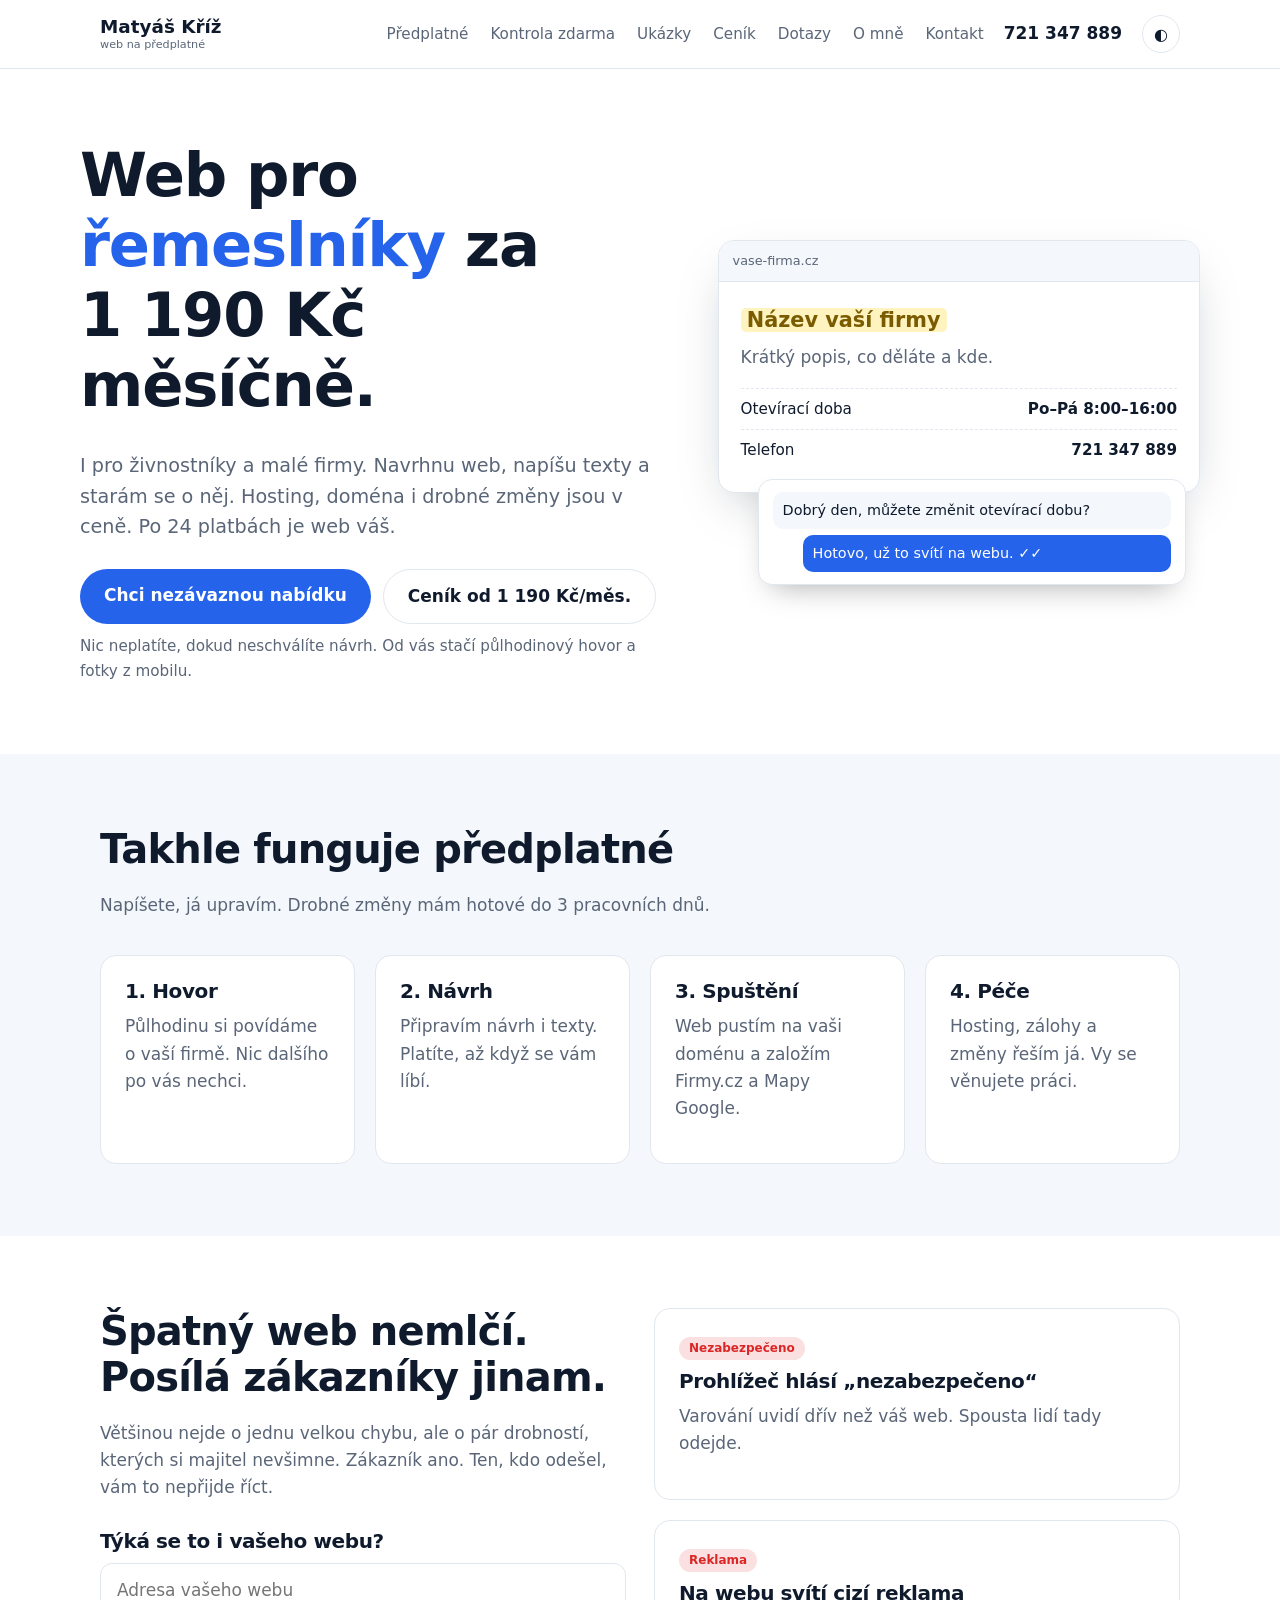
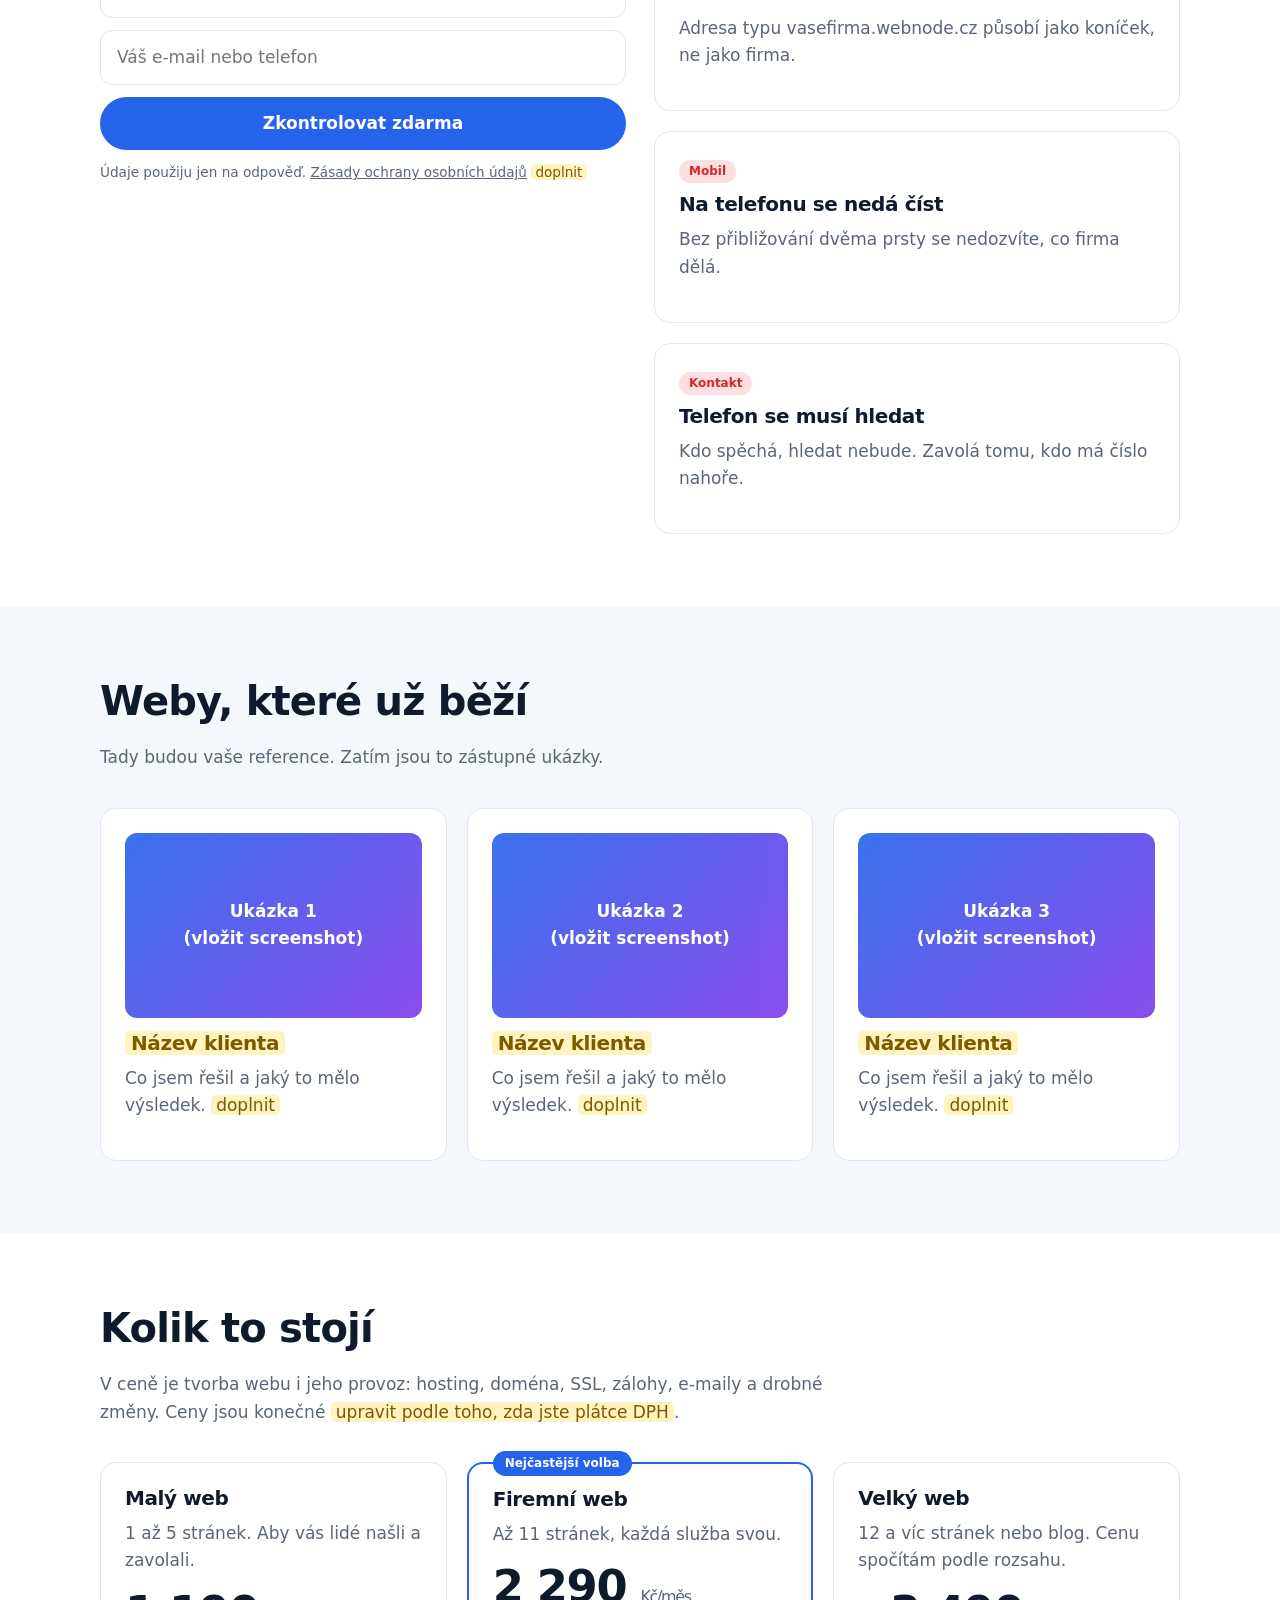
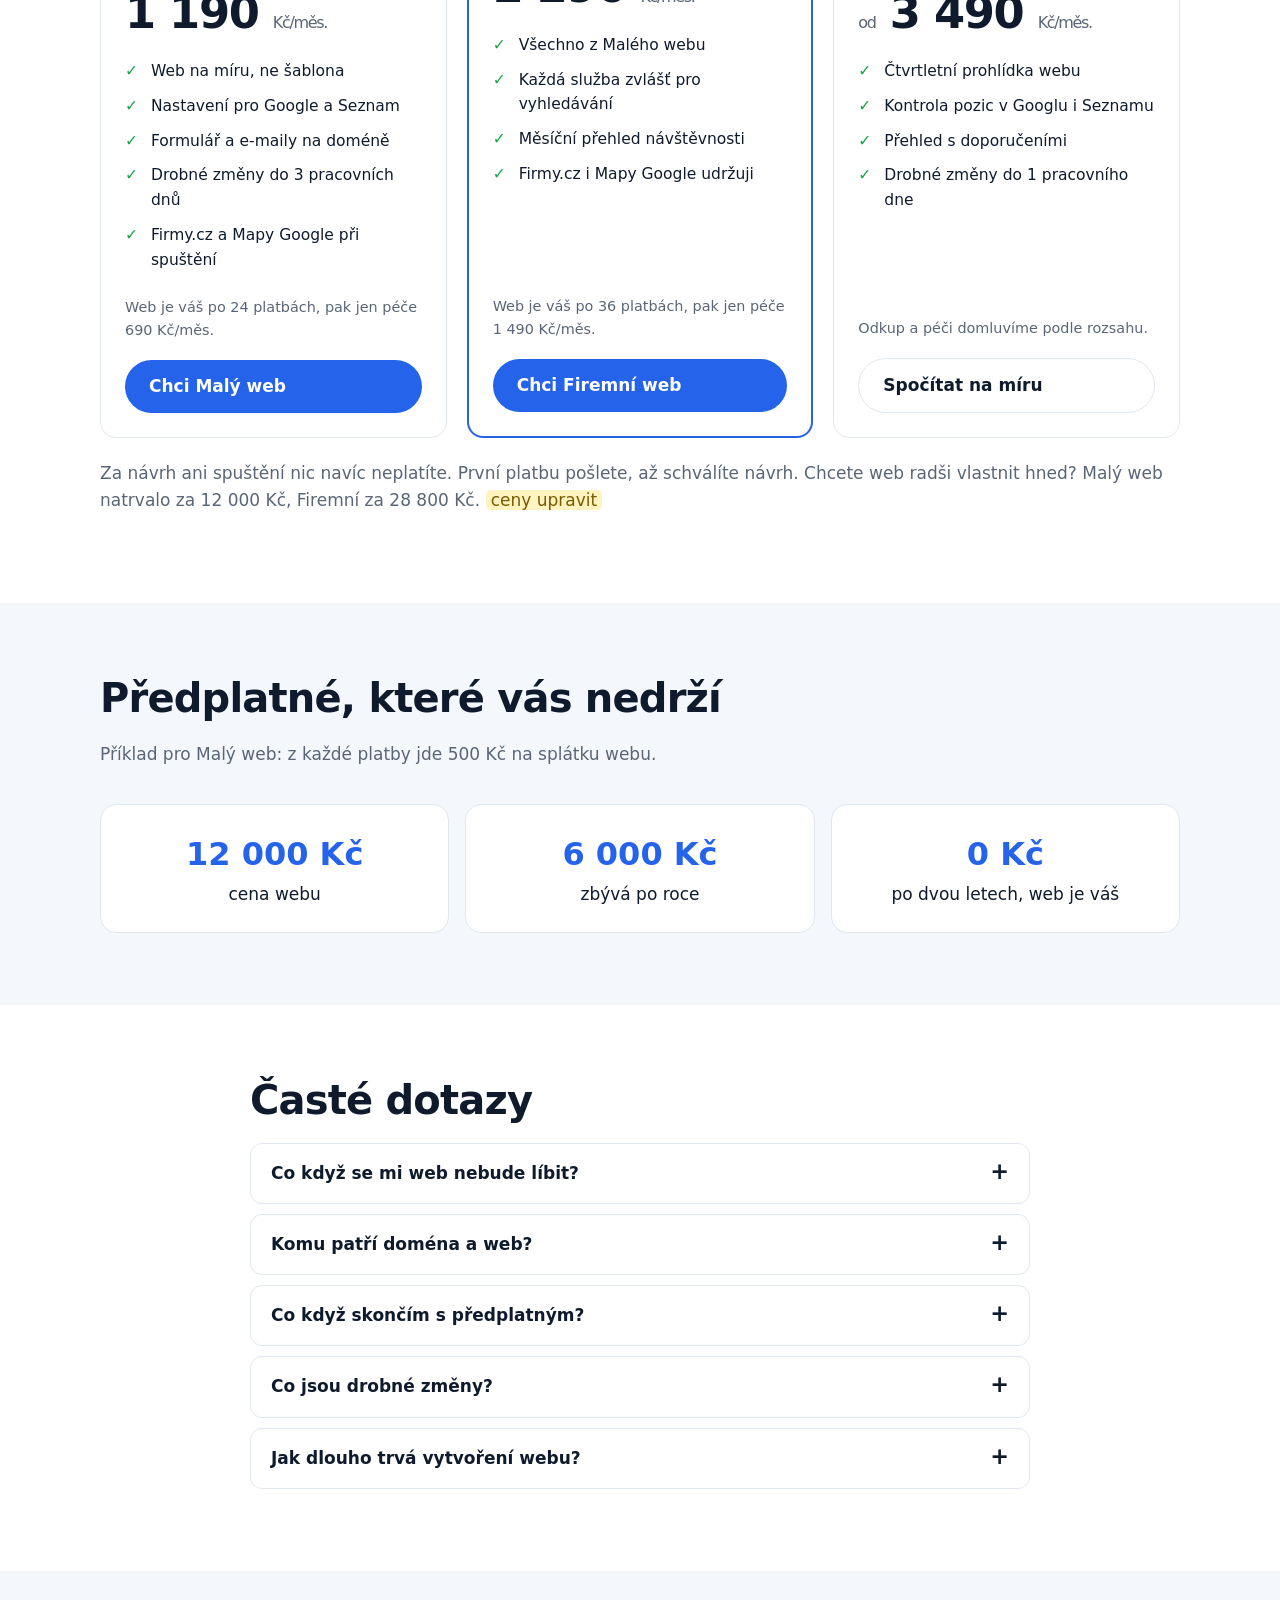
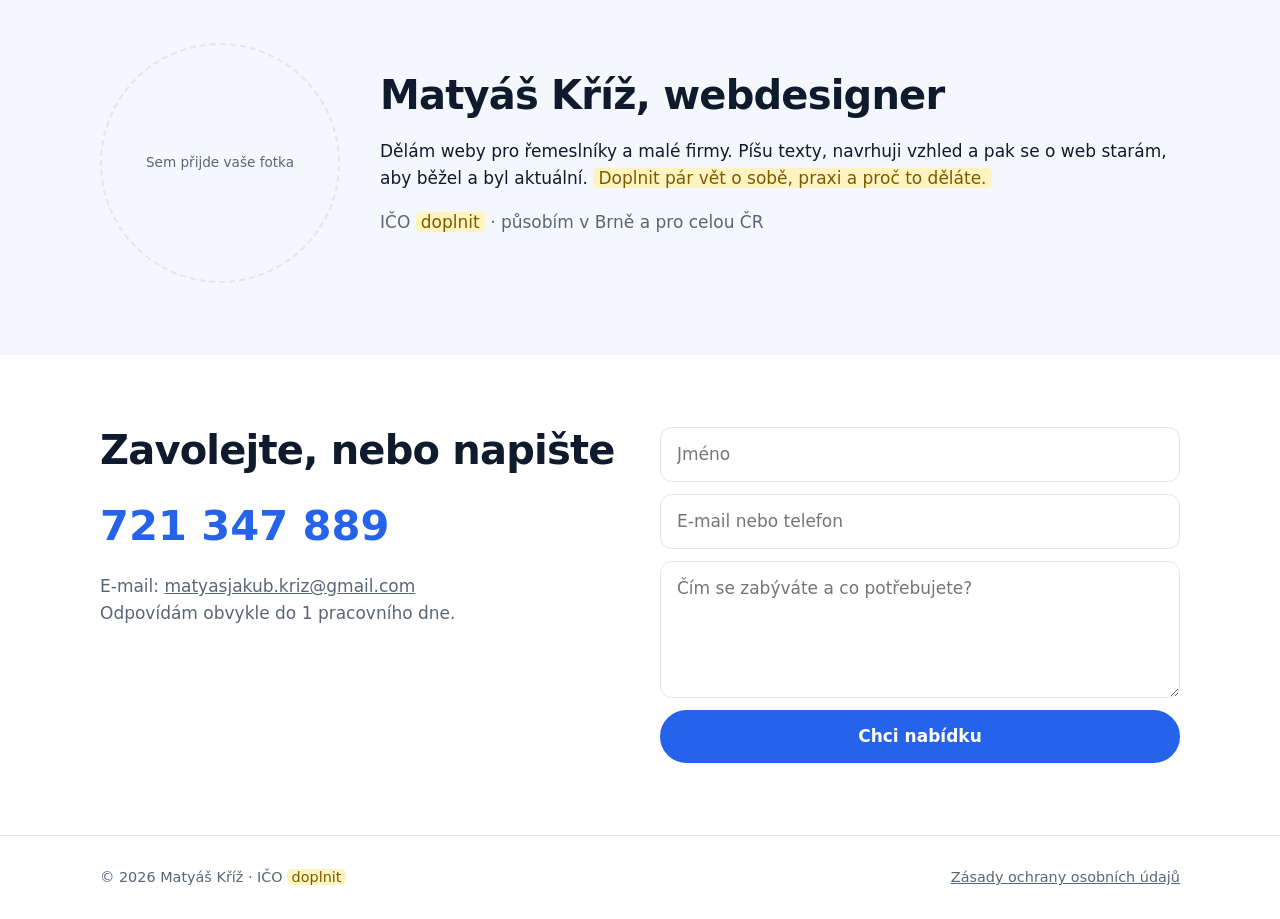
<file: index.html>
<!doctype html>
<html lang="cs">
<head>
<meta charset="utf-8">
<meta name="viewport" content="width=device-width, initial-scale=1">
<title>Web na předplatné pro řemeslníky a malé firmy | Matyáš Kříž</title>
<meta name="description" content="Web na míru i s provozem: hosting, doména, zálohy a drobné změny v ceně. Od 1 190 Kč měsíčně. Matyáš Kříž.">
<meta name="theme-color" content="#ffffff">
<link rel="icon" href="data:image/svg+xml,%3Csvg xmlns='http://www.w3.org/2000/svg' viewBox='0 0 64 64'%3E%3Crect width='64' height='64' rx='14' fill='%232563eb'/%3E%3Ctext x='32' y='43' font-size='30' font-family='Arial' font-weight='700' text-anchor='middle' fill='white'%3EMK%3C/text%3E%3C/svg%3E">
<style>
:root{--bg:#fff;--bg2:#f4f7fb;--text:#0f1b2d;--muted:#5a6678;--line:#e1e7ef;--brand:#2563eb;--brand-d:#1d4ed8;--ok:#16a34a;--bad:#dc2626;--card:#fff;--ph:#fff3bf;--phc:#7a5b00;--r:16px}
:root[data-theme=dark]{--bg:#0a1420;--bg2:#101d2e;--text:#eaf0f8;--muted:#9fb0c5;--line:#1f3047;--brand:#4c8dff;--brand-d:#6ea0ff;--card:#12202f;--ph:#3d3200;--phc:#ffd966}
@media (prefers-color-scheme:dark){:root:not([data-theme=light]){--bg:#0a1420;--bg2:#101d2e;--text:#eaf0f8;--muted:#9fb0c5;--line:#1f3047;--brand:#4c8dff;--brand-d:#6ea0ff;--card:#12202f;--ph:#3d3200;--phc:#ffd966}}
*{box-sizing:border-box}html{scroll-behavior:smooth}
body{margin:0;font:17px/1.6 system-ui,-apple-system,"Segoe UI",Roboto,sans-serif;background:var(--bg);color:var(--text)}
a{color:inherit}.wrap{max-width:1120px;margin:0 auto;padding:0 20px}
h1,h2,h3{line-height:1.15;margin:0 0 .5em;letter-spacing:-.02em}
h1{font-size:clamp(2.2rem,5.5vw,3.8rem)}h2{font-size:clamp(1.7rem,3.5vw,2.5rem)}h3{font-size:1.25rem}
p{margin:0 0 1em}.muted{color:var(--muted)}
.skip{position:absolute;left:-999px}.skip:focus{left:10px;top:10px;background:var(--brand);color:#fff;padding:8px 14px;border-radius:8px;z-index:99}
.btn{display:inline-block;background:var(--brand);color:#fff;text-decoration:none;font-weight:600;padding:13px 24px;border-radius:999px;border:0;cursor:pointer;font:inherit;font-weight:600}
.btn:hover{background:var(--brand-d)}.btn.ghost{background:transparent;color:var(--text);border:1.5px solid var(--line)}.btn.ghost:hover{border-color:var(--brand)}
.ph{background:var(--ph);color:var(--phc);padding:0 .3em;border-radius:5px;font-style:normal}
header.top{position:sticky;top:0;z-index:20;background:color-mix(in srgb,var(--bg) 88%,transparent);backdrop-filter:blur(10px);border-bottom:1px solid var(--line)}
header .in{display:flex;align-items:center;gap:20px;height:68px}
.logo{font-weight:800;text-decoration:none;font-size:1.15rem;line-height:1}.logo small{display:block;font-weight:500;color:var(--muted);font-size:.7rem;margin-top:3px}
nav{display:flex;gap:22px;margin-left:auto}nav a{text-decoration:none;font-size:.95rem;color:var(--muted)}nav a:hover{color:var(--text)}
.tel{font-weight:700;text-decoration:none;white-space:nowrap}
#theme{background:none;border:1.5px solid var(--line);color:var(--text);border-radius:999px;width:38px;height:38px;cursor:pointer;font-size:1rem}
@media(max-width:860px){nav{display:none}.tel{margin-left:auto}}
.hero{padding:72px 0 56px;display:grid;grid-template-columns:1.1fr .9fr;gap:48px;align-items:center}
.hero .lead{font-size:1.2rem;color:var(--muted);max-width:34em}.hero .cta{display:flex;gap:12px;flex-wrap:wrap;margin:26px 0 10px}
.hero em{font-style:normal;color:var(--brand)}
@media(max-width:860px){.hero{grid-template-columns:1fr;padding-top:40px}}
.mock{background:var(--card);border:1px solid var(--line);border-radius:var(--r);box-shadow:0 20px 50px -20px rgba(15,27,45,.35);overflow:hidden}
.mock .bar{background:var(--bg2);padding:10px 14px;font-size:.8rem;color:var(--muted);border-bottom:1px solid var(--line)}
.mock .body{padding:22px}.mock h4{margin:0 0 6px;font-size:1.3rem}
.mock .row{display:flex;justify-content:space-between;border-top:1px dashed var(--line);padding:8px 0;font-size:.95rem}
.chat{margin:-14px 14px 14px 40px;background:var(--card);border:1px solid var(--line);border-radius:14px;padding:12px 14px;font-size:.9rem;box-shadow:0 14px 30px -14px rgba(0,0,0,.35)}
.chat .me{background:var(--bg2);border-radius:10px;padding:7px 10px;margin-bottom:6px}.chat .you{background:var(--brand);color:#fff;border-radius:10px;padding:7px 10px;margin-left:30px}
section{padding:72px 0}.alt{background:var(--bg2)}.head{max-width:44em;margin-bottom:36px}
.grid{display:grid;gap:20px}.g3{grid-template-columns:repeat(3,1fr)}.g4{grid-template-columns:repeat(4,1fr)}
@media(max-width:900px){.g3,.g4{grid-template-columns:1fr 1fr}}@media(max-width:600px){.g3,.g4{grid-template-columns:1fr}}
.card{background:var(--card);border:1px solid var(--line);border-radius:var(--r);padding:24px}
.card .tag{display:inline-block;font-size:.75rem;font-weight:700;background:color-mix(in srgb,var(--bad) 14%,transparent);color:var(--bad);padding:2px 10px;border-radius:999px;margin-bottom:10px}
.check{display:grid;grid-template-columns:1fr 1fr;gap:28px;align-items:start}@media(max-width:860px){.check{grid-template-columns:1fr}}
form{display:grid;gap:12px}
input,textarea,select{font:inherit;width:100%;padding:13px 16px;border-radius:12px;border:1.5px solid var(--line);background:var(--card);color:var(--text)}
input:focus,textarea:focus{outline:2px solid var(--brand);border-color:transparent}
.ok{display:none;background:color-mix(in srgb,var(--ok) 14%,transparent);color:var(--ok);padding:12px 16px;border-radius:12px;font-weight:600}
.demo{aspect-ratio:16/10;background:linear-gradient(135deg,var(--brand),#7c3aed);border-radius:12px;display:grid;place-items:center;color:#fff;font-weight:700;margin-bottom:14px;opacity:.9;text-align:center;padding:10px}
.price{display:flex;flex-direction:column}.price.best{border:2px solid var(--brand);position:relative}
.price .badge{position:absolute;top:-13px;left:24px;background:var(--brand);color:#fff;font-size:.75rem;font-weight:700;padding:3px 12px;border-radius:999px}
.price .num{font-size:2.8rem;font-weight:800;letter-spacing:-.03em;line-height:1}.price .num small{font-size:1rem;font-weight:500;color:var(--muted)}
.price ul{padding:0;list-style:none;margin:18px 0;flex:1}.price li{padding:5px 0 5px 26px;position:relative;font-size:.97rem}
.price li:before{content:"✓";position:absolute;left:0;color:var(--ok);font-weight:800}
.price .after{font-size:.9rem;color:var(--muted);margin-bottom:18px}
.calc{display:grid;grid-template-columns:repeat(3,1fr);gap:16px;text-align:center}@media(max-width:600px){.calc{grid-template-columns:1fr}}
.calc b{display:block;font-size:2rem;color:var(--brand)}
details{background:var(--card);border:1px solid var(--line);border-radius:12px;margin-bottom:10px;padding:0 20px}
summary{cursor:pointer;font-weight:600;padding:16px 0;list-style:none;display:flex;justify-content:space-between;gap:12px}summary::after{content:"+";font-size:1.4rem;line-height:1}details[open] summary::after{content:"–"}
details p{color:var(--muted)}
.about{display:grid;grid-template-columns:240px 1fr;gap:40px;align-items:center}@media(max-width:700px){.about{grid-template-columns:1fr}}
.photo{aspect-ratio:1;border-radius:50%;background:var(--bg2);border:2px dashed var(--line);display:grid;place-items:center;color:var(--muted);text-align:center;font-size:.85rem;padding:10px}
.contact{display:grid;grid-template-columns:1fr 1fr;gap:40px}@media(max-width:860px){.contact{grid-template-columns:1fr}}
.big{font-size:clamp(1.8rem,4vw,2.6rem);font-weight:800;text-decoration:none;color:var(--brand)}
footer{border-top:1px solid var(--line);padding:30px 0;font-size:.9rem;color:var(--muted)}footer .in{display:flex;justify-content:space-between;gap:16px;flex-wrap:wrap}
.callbar{display:none}@media(max-width:700px){.callbar{display:block;position:fixed;bottom:0;left:0;right:0;padding:10px 16px;background:var(--bg);border-top:1px solid var(--line);z-index:30}.callbar a{display:block;text-align:center}body{padding-bottom:70px}}
</style>
</head>
<body>
<a class="skip" href="#obsah">Přeskočit na obsah</a>
<header class="top"><div class="wrap in">
  <a class="logo" href="#">Matyáš Kříž<small>web na předplatné</small></a>
  <nav aria-label="Hlavní menu"><a href="#predplatne">Předplatné</a><a href="#kontrola">Kontrola zdarma</a><a href="#ukazky">Ukázky</a><a href="#cenik">Ceník</a><a href="#faq">Dotazy</a><a href="#o-mne">O mně</a><a href="#kontakt">Kontakt</a></nav>
  <a class="tel" href="tel:+420721347889">721 347 889</a>
  <button id="theme" aria-label="Přepnout světlý/tmavý vzhled" title="Světlý / tmavý">◐</button>
</div></header>

<main id="obsah">
<div class="wrap hero">
  <div>
    <h1>Web pro <em>řemeslníky</em> za 1&nbsp;190&nbsp;Kč měsíčně.</h1>
    <p class="lead">I pro živnostníky a malé firmy. Navrhnu web, napíšu texty a starám se o něj. Hosting, doména i drobné změny jsou v ceně. Po 24 platbách je web váš.</p>
    <div class="cta"><a class="btn" href="#kontakt">Chci nezávaznou nabídku</a><a class="btn ghost" href="#cenik">Ceník od 1 190 Kč/měs.</a></div>
    <p class="muted" style="font-size:.95rem">Nic neplatíte, dokud neschválíte návrh. Od vás stačí půlhodinový hovor a fotky z mobilu.</p>
  </div>
  <div>
    <div class="mock"><div class="bar">vase-firma.cz</div>
      <div class="body"><h4><span class="ph">Název vaší firmy</span></h4><p class="muted">Krátký popis, co děláte a kde.</p>
        <div class="row"><span>Otevírací doba</span><b>Po–Pá 8:00–16:00</b></div><div class="row"><span>Telefon</span><b>721 347 889</b></div></div></div>
    <div class="chat"><div class="me">Dobrý den, můžete změnit otevírací dobu?</div><div class="you">Hotovo, už to svítí na webu. ✓✓</div></div>
  </div>
</div>

<section id="predplatne" class="alt"><div class="wrap">
  <div class="head"><h2>Takhle funguje předplatné</h2><p class="muted">Napíšete, já upravím. Drobné změny mám hotové do 3 pracovních dnů.</p></div>
  <div class="grid g4">
    <div class="card"><h3>1. Hovor</h3><p class="muted">Půlhodinu si povídáme o vaší firmě. Nic dalšího po vás nechci.</p></div>
    <div class="card"><h3>2. Návrh</h3><p class="muted">Připravím návrh i texty. Platíte, až když se vám líbí.</p></div>
    <div class="card"><h3>3. Spuštění</h3><p class="muted">Web pustím na vaši doménu a založím Firmy.cz a Mapy Google.</p></div>
    <div class="card"><h3>4. Péče</h3><p class="muted">Hosting, zálohy a změny řeším já. Vy se věnujete práci.</p></div>
  </div>
</div></section>

<section id="kontrola"><div class="wrap check">
  <div><h2>Špatný web nemlčí. Posílá zákazníky jinam.</h2>
    <p class="muted">Většinou nejde o jednu velkou chybu, ale o pár drobností, kterých si majitel nevšimne. Zákazník ano. Ten, kdo odešel, vám to nepřijde říct.</p>
    <h3 style="margin-top:1.4em">Týká se to i vašeho webu?</h3>
    <form id="kontrolaForm"><input name="web" placeholder="Adresa vašeho webu" required><input name="kontakt" placeholder="Váš e-mail nebo telefon" required><button class="btn" type="submit">Zkontrolovat zdarma</button>
      <div class="ok" id="kontrolaOk">Děkuji, mám to. Do 2 pracovních dnů vám napíšu, co jsem na webu našel.</div></form>
    <p class="muted" style="font-size:.85rem;margin-top:12px">Údaje použiju jen na odpověď. <a href="#">Zásady ochrany osobních údajů</a> <span class="ph">doplnit</span></p></div>
  <div class="grid">
    <div class="card"><span class="tag">Nezabezpečeno</span><h3>Prohlížeč hlásí „nezabezpečeno“</h3><p class="muted">Varování uvidí dřív než váš web. Spousta lidí tady odejde.</p></div>
    <div class="card"><span class="tag">Reklama</span><h3>Na webu svítí cizí reklama</h3><p class="muted">Adresa typu vasefirma.webnode.cz působí jako koníček, ne jako firma.</p></div>
    <div class="card"><span class="tag">Mobil</span><h3>Na telefonu se nedá číst</h3><p class="muted">Bez přibližování dvěma prsty se nedozvíte, co firma dělá.</p></div>
    <div class="card"><span class="tag">Kontakt</span><h3>Telefon se musí hledat</h3><p class="muted">Kdo spěchá, hledat nebude. Zavolá tomu, kdo má číslo nahoře.</p></div>
  </div>
</div></section>

<section id="ukazky" class="alt"><div class="wrap">
  <div class="head"><h2>Weby, které už běží</h2><p class="muted">Tady budou vaše reference. Zatím jsou to zástupné ukázky.</p></div>
  <div class="grid g3">
    <div class="card"><div class="demo">Ukázka 1<br>(vložit screenshot)</div><h3><span class="ph">Název klienta</span></h3><p class="muted">Co jsem řešil a jaký to mělo výsledek. <span class="ph">doplnit</span></p></div>
    <div class="card"><div class="demo">Ukázka 2<br>(vložit screenshot)</div><h3><span class="ph">Název klienta</span></h3><p class="muted">Co jsem řešil a jaký to mělo výsledek. <span class="ph">doplnit</span></p></div>
    <div class="card"><div class="demo">Ukázka 3<br>(vložit screenshot)</div><h3><span class="ph">Název klienta</span></h3><p class="muted">Co jsem řešil a jaký to mělo výsledek. <span class="ph">doplnit</span></p></div>
  </div>
</div></section>

<section id="cenik"><div class="wrap">
  <div class="head"><h2>Kolik to stojí</h2><p class="muted">V ceně je tvorba webu i jeho provoz: hosting, doména, SSL, zálohy, e‑maily a drobné změny. Ceny jsou konečné <span class="ph">upravit podle toho, zda jste plátce DPH</span>.</p></div>
  <div class="grid g3">
    <div class="card price"><h3>Malý web</h3><p class="muted">1 až 5 stránek. Aby vás lidé našli a zavolali.</p>
      <div class="num">1 190 <small>Kč/měs.</small></div>
      <ul><li>Web na míru, ne šablona</li><li>Nastavení pro Google a Seznam</li><li>Formulář a e‑maily na doméně</li><li>Drobné změny do 3 pracovních dnů</li><li>Firmy.cz a Mapy Google při spuštění</li></ul>
      <div class="after">Web je váš po 24 platbách, pak jen péče 690 Kč/měs.</div><a class="btn" href="#kontakt">Chci Malý web</a></div>
    <div class="card price best"><span class="badge">Nejčastější volba</span><h3>Firemní web</h3><p class="muted">Až 11 stránek, každá služba svou.</p>
      <div class="num">2 290 <small>Kč/měs.</small></div>
      <ul><li>Všechno z Malého webu</li><li>Každá služba zvlášť pro vyhledávání</li><li>Měsíční přehled návštěvnosti</li><li>Firmy.cz i Mapy Google udržuji</li></ul>
      <div class="after">Web je váš po 36 platbách, pak jen péče 1 490 Kč/měs.</div><a class="btn" href="#kontakt">Chci Firemní web</a></div>
    <div class="card price"><h3>Velký web</h3><p class="muted">12 a víc stránek nebo blog. Cenu spočítám podle rozsahu.</p>
      <div class="num"><small>od</small> 3 490 <small>Kč/měs.</small></div>
      <ul><li>Čtvrtletní prohlídka webu</li><li>Kontrola pozic v Googlu i Seznamu</li><li>Přehled s doporučeními</li><li>Drobné změny do 1 pracovního dne</li></ul>
      <div class="after">Odkup a péči domluvíme podle rozsahu.</div><a class="btn ghost" href="#kontakt">Spočítat na míru</a></div>
  </div>
  <p class="muted" style="margin-top:22px">Za návrh ani spuštění nic navíc neplatíte. První platbu pošlete, až schválíte návrh. Chcete web radši vlastnit hned? Malý web natrvalo za 12 000 Kč, Firemní za 28 800 Kč. <span class="ph">ceny upravit</span></p>
</div></section>

<section class="alt"><div class="wrap">
  <div class="head"><h2>Předplatné, které vás nedrží</h2><p class="muted">Příklad pro Malý web: z každé platby jde 500 Kč na splátku webu.</p></div>
  <div class="calc">
    <div class="card"><b>12 000 Kč</b>cena webu</div><div class="card"><b>6 000 Kč</b>zbývá po roce</div><div class="card"><b>0 Kč</b>po dvou letech, web je váš</div>
  </div>
</div></section>

<section id="faq"><div class="wrap" style="max-width:820px">
  <h2>Časté dotazy</h2>
  <details><summary>Co když se mi web nebude líbit?</summary><p>Nic neplatíte, dokud neschválíte návrh. <span class="ph">upravit podle vašich podmínek</span></p></details>
  <details><summary>Komu patří doména a web?</summary><p>Doména je vaše od začátku. Web je váš po poslední splátce. <span class="ph">doplnit</span></p></details>
  <details><summary>Co když skončím s předplatným?</summary><p>Web si můžete odnést nebo ho nechat běžet jinde. <span class="ph">doplnit podmínky</span></p></details>
  <details><summary>Co jsou drobné změny?</summary><p>Změna textu, cen, otevírací doby, výměna fotek. <span class="ph">doplnit rozsah</span></p></details>
  <details><summary>Jak dlouho trvá vytvoření webu?</summary><p>Obvykle <span class="ph">1–2 týdny</span> od hovoru po spuštění.</p></details>
</div></section>

<section id="o-mne" class="alt"><div class="wrap about">
  <div class="photo">Sem přijde vaše fotka</div>
  <div><h2>Matyáš Kříž, webdesigner</h2>
    <p>Dělám weby pro řemeslníky a malé firmy. Píšu texty, navrhuji vzhled a pak se o web starám, aby běžel a byl aktuální. <span class="ph">Doplnit pár vět o sobě, praxi a proč to děláte.</span></p>
    <p class="muted">IČO <span class="ph">doplnit</span> · působím v Brně a pro celou ČR</p></div>
</div></section>

<section id="kontakt"><div class="wrap contact">
  <div><h2>Zavolejte, nebo napište</h2><a class="big" href="tel:+420721347889">721 347 889</a>
    <p class="muted" style="margin-top:14px">E-mail: <a href="mailto:matyasjakub.kriz@gmail.com">matyasjakub.kriz@gmail.com</a><br>Odpovídám obvykle do 1 pracovního dne.</p></div>
  <form id="kForm"><input name="jmeno" placeholder="Jméno" required><input name="kontakt" placeholder="E-mail nebo telefon" required><textarea name="zprava" rows="4" placeholder="Čím se zabýváte a co potřebujete?"></textarea><button class="btn" type="submit">Chci nabídku</button>
    <div class="ok" id="kOk">Děkuji, ozvu se vám co nejdřív.</div></form>
</div></section>
</main>

<footer><div class="wrap in"><span>© 2026 Matyáš Kříž · IČO <span class="ph">doplnit</span></span><span><a href="#">Zásady ochrany osobních údajů</a></span></div></footer>
<div class="callbar"><a class="btn" href="tel:+420721347889">Zavolat 721 347 889</a></div>

<script>
const root=document.documentElement;
try{const t=localStorage.getItem('theme');if(t)root.dataset.theme=t}catch(e){}
document.getElementById('theme').onclick=()=>{
  const dark=root.dataset.theme?root.dataset.theme==='dark':matchMedia('(prefers-color-scheme:dark)').matches;
  root.dataset.theme=dark?'light':'dark';try{localStorage.setItem('theme',root.dataset.theme)}catch(e){}};
// Formuláře zatím jen ukážou potvrzení. Odesílání se doplní (např. Formspree / e-mail).
[['kontrolaForm','kontrolaOk'],['kForm','kOk']].forEach(([f,o])=>document.getElementById(f).addEventListener('submit',e=>{e.preventDefault();document.getElementById(o).style.display='block';e.target.reset()}));
</script>
</body>
</html>
</file>
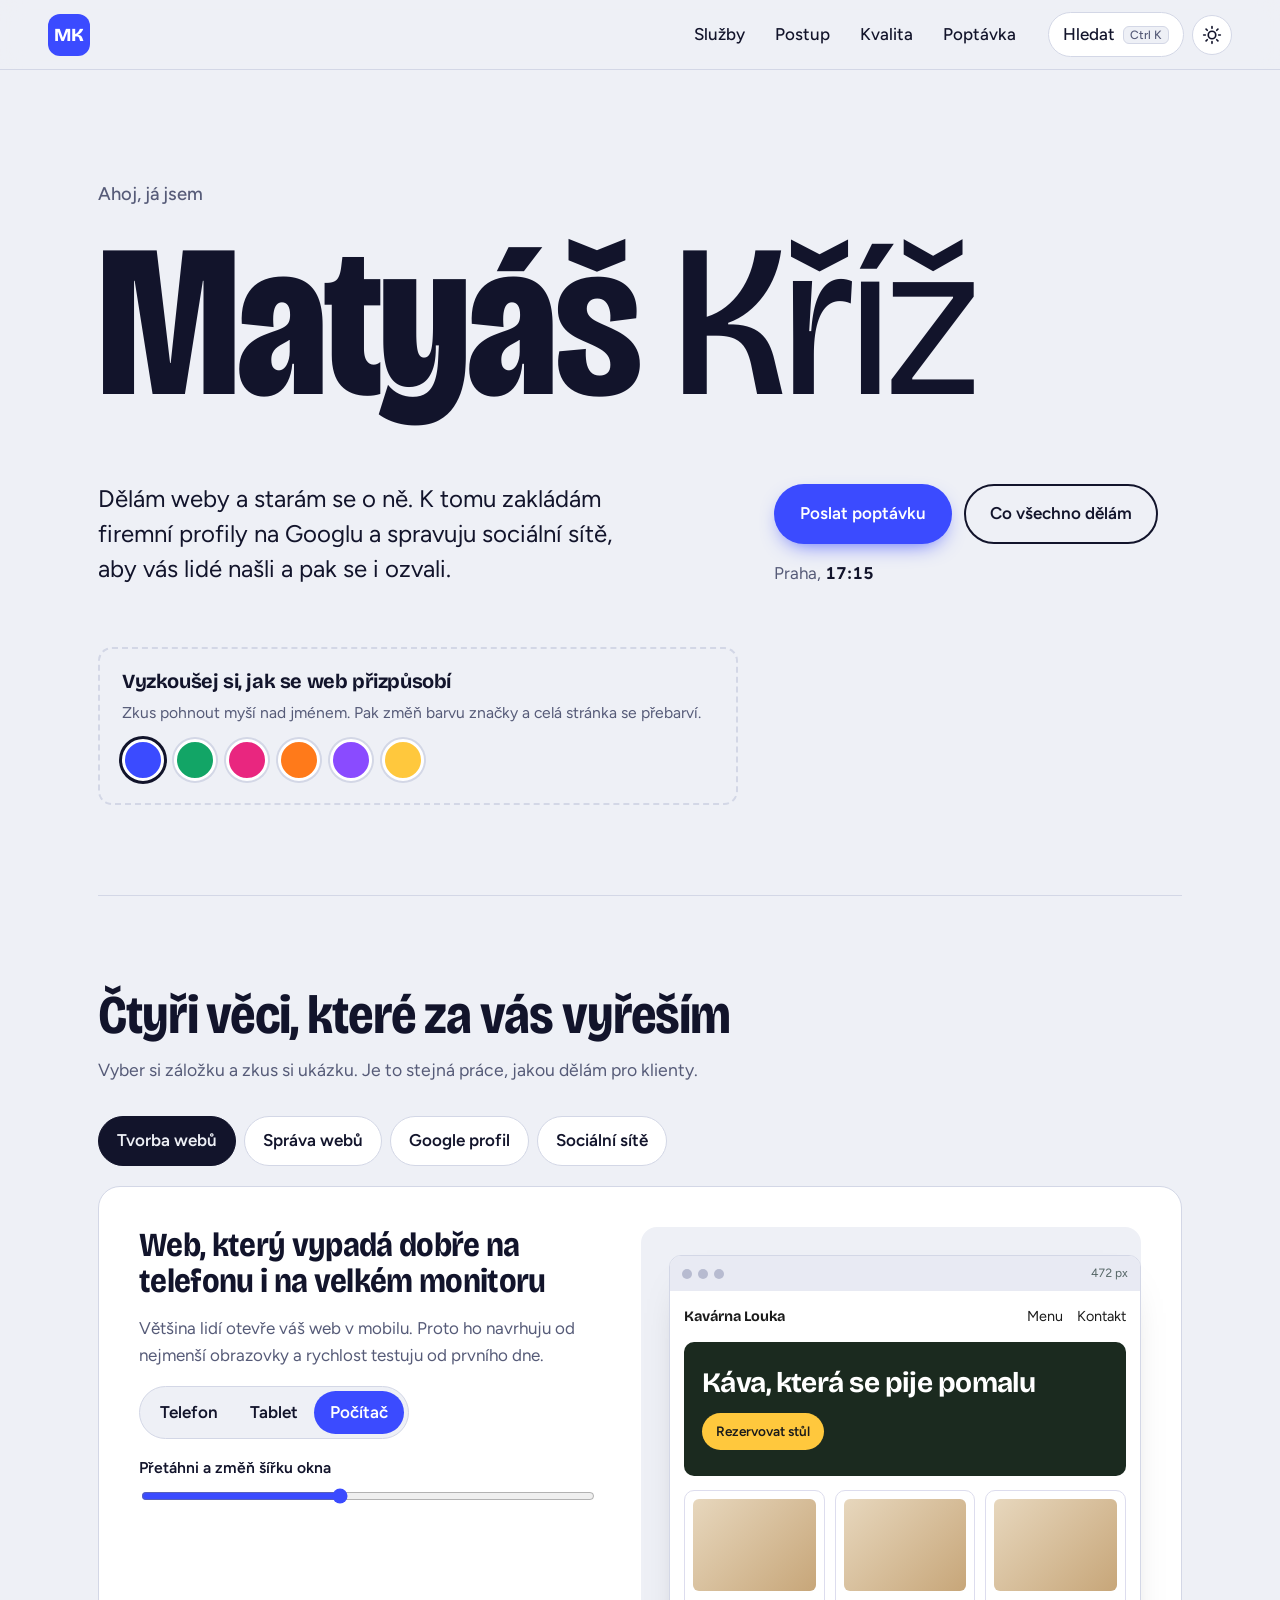
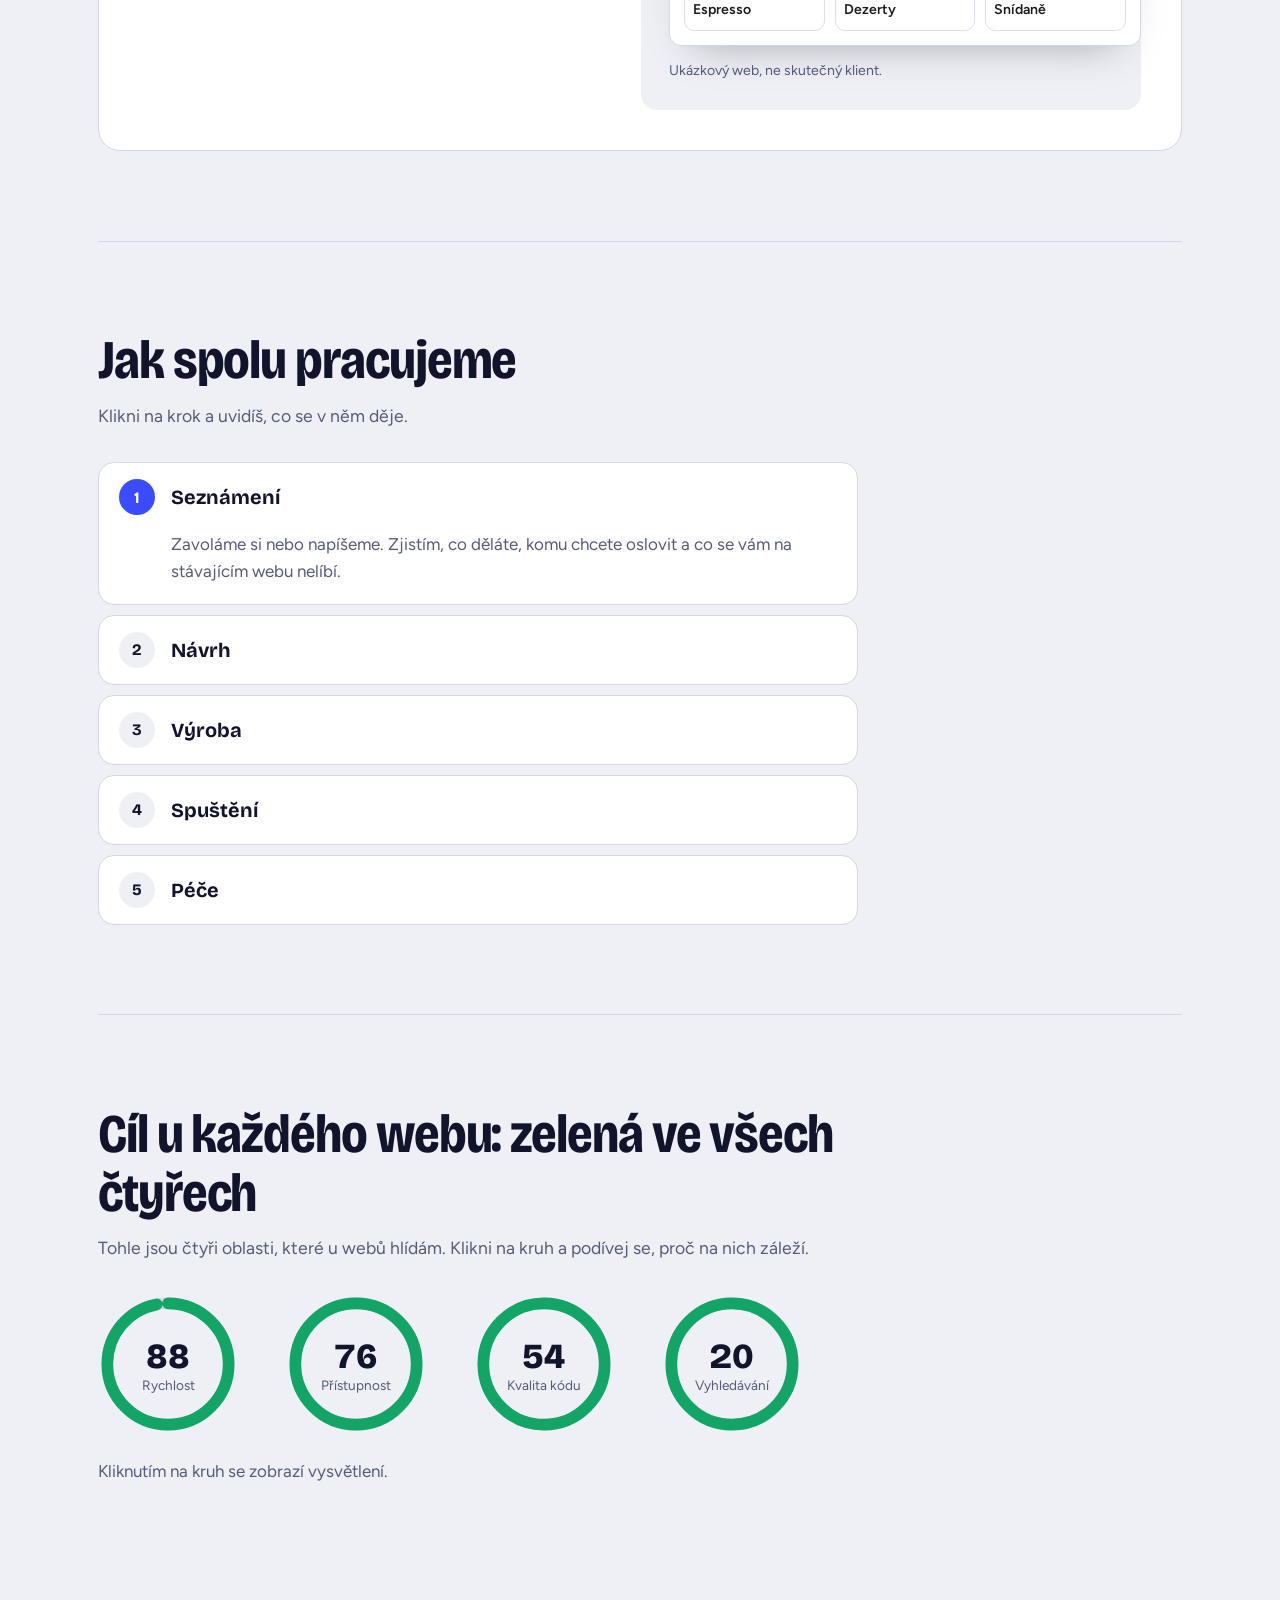
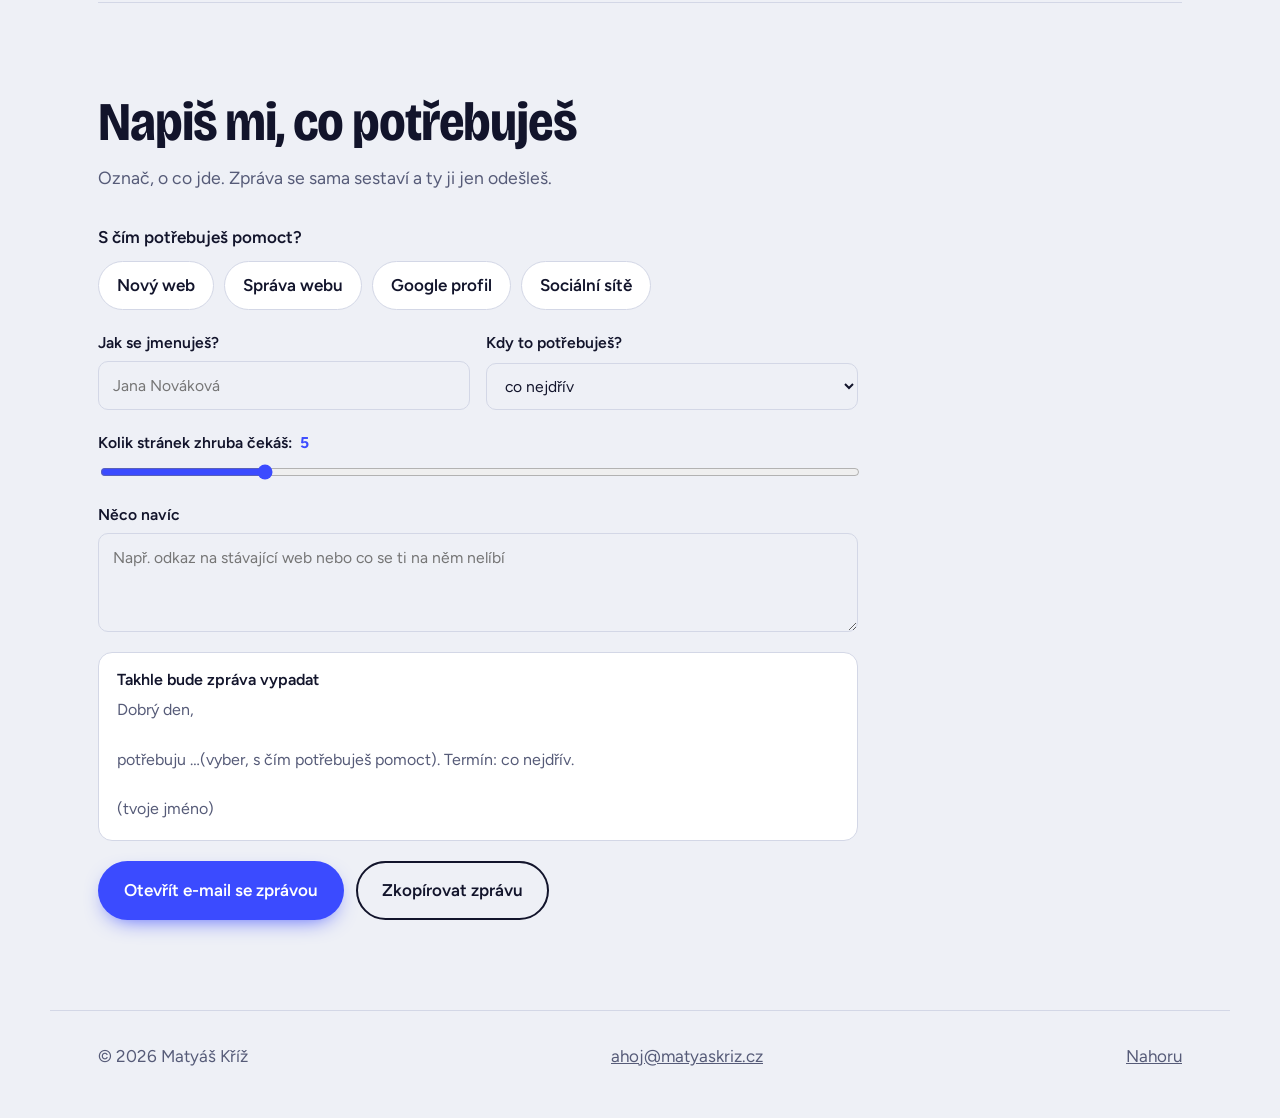
<file: stary-web/index.html>
<!doctype html>
<html lang="cs" data-theme="light">
<head>
  <meta charset="utf-8">
  <meta name="viewport" content="width=device-width, initial-scale=1">
  <title>Matyáš Kříž – tvorba a správa webů</title>
  <meta name="description" content="Matyáš Kříž: tvořím a spravuju weby, zakládám a hlídám firemní profily na Googlu a starám se o sociální sítě.">
  <meta name="theme-color" content="#3b4bff">
  <link rel="icon" href="data:image/svg+xml,%3Csvg xmlns='http://www.w3.org/2000/svg' viewBox='0 0 64 64'%3E%3Crect width='64' height='64' rx='14' fill='%233b4bff'/%3E%3Cpath d='M14 48V16h8l10 18 10-18h8v32h-8V31L32 48 22 31v17z' fill='%23fff'/%3E%3C/svg%3E">
  <link rel="preconnect" href="https://fonts.googleapis.com">
  <link rel="preconnect" href="https://fonts.gstatic.com" crossorigin>
  <link href="https://fonts.googleapis.com/css2?family=Bricolage+Grotesque:opsz,wdth,wght@12..96,75..100,200..800&family=Figtree:wght@400;500;600&display=swap" rel="stylesheet">
  <link rel="stylesheet" href="style.css">
</head>
<body>
  <div class="progress" aria-hidden="true"><i id="progress"></i></div>
  <a class="skip" href="#obsah">Přeskočit na obsah</a>

  <header class="top">
    <a class="logo" href="#uvod" aria-label="Matyáš Kříž, úvod">MK</a>
    <nav aria-label="Hlavní">
      <a href="#sluzby">Služby</a>
      <a href="#postup">Postup</a>
      <a href="#mereni">Kvalita</a>
      <a href="#poptavka">Poptávka</a>
    </nav>
    <div class="tools">
      <button class="chip" id="openPalette" type="button" aria-haspopup="dialog">
        Hledat <kbd>Ctrl K</kbd>
      </button>
      <button class="icon-btn" id="themeBtn" type="button" aria-label="Přepnout tmavý režim" aria-pressed="false">
        <svg viewBox="0 0 24 24" width="20" height="20" fill="none" stroke="currentColor" stroke-width="2" stroke-linecap="round"><circle cx="12" cy="12" r="4.5"/><path d="M12 2v2M12 20v2M4.9 4.9l1.4 1.4M17.7 17.7l1.4 1.4M2 12h2M20 12h2M4.9 19.1l1.4-1.4M17.7 6.3l1.4-1.4"/></svg>
      </button>
    </div>
  </header>

  <main id="obsah">
    <!-- ÚVOD -->
    <section class="hero" id="uvod">
      <p class="hello">Ahoj, já jsem</p>
      <h1 id="name" aria-label="Matyáš Kříž">Matyáš Kříž</h1>
      <div class="hero-grid">
        <p class="lead">Dělám weby a starám se o ně. K tomu zakládám firemní profily na Googlu a spravuju sociální sítě, aby vás lidé našli a pak se i ozvali.</p>
        <div class="hero-side">
          <div class="cta-row">
            <a class="btn primary" href="#poptavka">Poslat poptávku</a>
            <a class="btn ghost" href="#sluzby">Co všechno dělám</a>
          </div>
          <p class="clock">Praha, <b id="clock">--:--</b></p>
        </div>
      </div>

      <aside class="tuner" aria-labelledby="tunerTitle">
        <h2 id="tunerTitle">Vyzkoušej si, jak se web přizpůsobí</h2>
        <p class="hint">Zkus pohnout myší nad jménem. Pak změň barvu značky a celá stránka se přebarví.</p>
        <div class="swatches" role="radiogroup" aria-label="Barva značky" id="swatches"></div>
      </aside>
    </section>

    <!-- SLUŽBY -->
    <section class="block" id="sluzby">
      <div class="block-head">
        <h2>Čtyři věci, které za vás vyřeším</h2>
        <p>Vyber si záložku a zkus si ukázku. Je to stejná práce, jakou dělám pro klienty.</p>
      </div>

      <div class="tabs" role="tablist" aria-label="Služby">
        <button role="tab" id="t-web" aria-controls="p-web" aria-selected="true">Tvorba webů</button>
        <button role="tab" id="t-care" aria-controls="p-care" aria-selected="false" tabindex="-1">Správa webů</button>
        <button role="tab" id="t-google" aria-controls="p-google" aria-selected="false" tabindex="-1">Google profil</button>
        <button role="tab" id="t-social" aria-controls="p-social" aria-selected="false" tabindex="-1">Sociální sítě</button>
      </div>

      <!-- Tvorba webů -->
      <div class="panel" role="tabpanel" id="p-web" aria-labelledby="t-web">
        <div class="panel-text">
          <h3>Web, který vypadá dobře na telefonu i na velkém monitoru</h3>
          <p>Většina lidí otevře váš web v mobilu. Proto ho navrhuju od nejmenší obrazovky a rychlost testuju od prvního dne.</p>
          <div class="seg" role="group" aria-label="Velikost zařízení" id="devices">
            <button type="button" data-w="320" aria-pressed="false">Telefon</button>
            <button type="button" data-w="520" aria-pressed="false">Tablet</button>
            <button type="button" data-w="100" aria-pressed="true">Počítač</button>
          </div>
          <label class="range">Přetáhni a změň šířku okna
            <input type="range" id="widthRange" min="280" max="720" value="720">
          </label>
        </div>
        <div class="stage">
          <div class="frame" id="frame">
            <div class="frame-bar"><i></i><i></i><i></i><span id="frameWidth">720 px</span></div>
            <div class="site">
              <div class="site-nav"><b>Kavárna Louka</b><span>Menu</span><span>Kontakt</span></div>
              <div class="site-hero"><h4>Káva, která se pije pomalu</h4><span class="site-btn">Rezervovat stůl</span></div>
              <div class="site-cards"><div><i></i>Espresso</div><div><i></i>Dezerty</div><div><i></i>Snídaně</div></div>
            </div>
          </div>
          <p class="stage-note">Ukázkový web, ne skutečný klient.</p>
        </div>
      </div>

      <!-- Správa -->
      <div class="panel" role="tabpanel" id="p-care" aria-labelledby="t-care" hidden>
        <div class="panel-text">
          <h3>Web není hotový ve chvíli, kdy se spustí</h3>
          <p>Staré pluginy, vypršelý certifikát nebo chybějící záloha umí web odstavit v nejhorší chvíli. Zaškrtni, co váš web už má.</p>
          <ul class="checks" id="careChecks">
            <li><label><input type="checkbox" data-w="20"> Pravidelné zálohy</label></li>
            <li><label><input type="checkbox" data-w="20"> Aktualizace systému a pluginů</label></li>
            <li><label><input type="checkbox" data-w="20"> Platný certifikát (https)</label></li>
            <li><label><input type="checkbox" data-w="20"> Hlídání, jestli web běží</label></li>
            <li><label><input type="checkbox" data-w="20"> Měření návštěvnosti</label></li>
          </ul>
        </div>
        <div class="stage center">
          <div class="ring big" id="careRing" style="--v:0">
            <svg viewBox="0 0 120 120" aria-hidden="true"><circle class="trk" cx="60" cy="60" r="52"/><circle class="val" cx="60" cy="60" r="52" pathLength="100"/></svg>
            <div><b id="careScore">0</b><small>z 100</small></div>
          </div>
          <p class="verdict" id="careVerdict" aria-live="polite">Zatím nic nezaškrtnuto.</p>
        </div>
      </div>

      <!-- Google -->
      <div class="panel" role="tabpanel" id="p-google" aria-labelledby="t-google" hidden>
        <div class="panel-text">
          <h3>Když vás lidé hledají na mapě, ať vás najdou</h3>
          <p>Založím a nastavím firemní profil, doplním fotky, otevírací dobu a odpovídám na recenze. Zkus si vyplnit ukázkový profil.</p>
          <label class="field">Název firmy
            <input type="text" id="gName" value="Kavárna Louka" maxlength="32">
          </label>
          <label class="field">Obor
            <input type="text" id="gCat" value="Kavárna" maxlength="28">
          </label>
          <ul class="checks" id="gChecks">
            <li><label><input type="checkbox" data-k="hours" checked> Otevírací doba</label></li>
            <li><label><input type="checkbox" data-k="photos"> Fotky provozovny</label></li>
            <li><label><input type="checkbox" data-k="desc"> Popis služeb</label></li>
            <li><label><input type="checkbox" data-k="posts"> Pravidelné příspěvky</label></li>
          </ul>
        </div>
        <div class="stage">
          <article class="gcard" aria-label="Náhled firemního profilu">
            <div class="gphoto" id="gPhoto"><span id="gPhotoTxt">Přidej fotky</span></div>
            <div class="gbody">
              <h4 id="gTitle">Kavárna Louka</h4>
              <div class="stars" id="stars" role="radiogroup" aria-label="Hodnocení"></div>
              <p class="gmeta"><span id="gCatOut">Kavárna</span> · <span id="gOpen">Otevřeno do 18:00</span></p>
              <p class="gdesc" id="gDescOut"></p>
              <div class="gactions"><span>Trasa</span><span>Zavolat</span><span>Web</span></div>
            </div>
          </article>
          <div class="meter"><span>Vyplněnost profilu</span><div class="bar"><i id="gBar"></i></div><b id="gPct">25 %</b></div>
        </div>
      </div>

      <!-- Sociální sítě -->
      <div class="panel" role="tabpanel" id="p-social" aria-labelledby="t-social" hidden>
        <div class="panel-text">
          <h3>Příspěvek pro každou síť ve správné velikosti</h3>
          <p>Na každé síti se píše jinak. Napiš větu a podívej se, jak by vypadala.</p>
          <div class="seg" role="group" aria-label="Sociální síť" id="nets">
            <button type="button" data-net="ig" aria-pressed="true">Instagram</button>
            <button type="button" data-net="fb" aria-pressed="false">Facebook</button>
            <button type="button" data-net="in" aria-pressed="false">LinkedIn</button>
          </div>
          <label class="field">Text příspěvku
            <textarea id="postText" rows="4" maxlength="400">Dnes nově i bezlepkový dezert. Přijďte ochutnat!</textarea>
          </label>
          <p class="count" id="count" aria-live="polite"></p>
        </div>
        <div class="stage">
          <article class="post" id="post">
            <header><i class="avatar">K</i><div><b>kavarna.louka</b><small id="netName">Instagram</small></div></header>
            <div class="post-img" id="postImg"></div>
            <p id="postOut"></p>
            <footer><span>♡ Líbí se mi</span><span>Komentář</span><span>Sdílet</span></footer>
          </article>
        </div>
      </div>
    </section>

    <!-- POSTUP -->
    <section class="block" id="postup">
      <div class="block-head">
        <h2>Jak spolu pracujeme</h2>
        <p>Klikni na krok a uvidíš, co se v něm děje.</p>
      </div>
      <ol class="steps" id="steps">
        <li><button type="button" aria-expanded="true"><span class="n">1</span>Seznámení</button>
          <div class="step-body"><p>Zavoláme si nebo napíšeme. Zjistím, co děláte, komu chcete oslovit a co se vám na stávajícím webu nelíbí.</p></div></li>
        <li><button type="button" aria-expanded="false"><span class="n">2</span>Návrh</button>
          <div class="step-body" hidden><p>Dostanete návrh vzhledu a struktury. Můžete ho komentovat, dokud nebude sedět.</p></div></li>
        <li><button type="button" aria-expanded="false"><span class="n">3</span>Výroba</button>
          <div class="step-body" hidden><p>Web postavím, naplním textem a fotkami, nastavím měření a nechám ho projít testy rychlosti a přístupnosti.</p></div></li>
        <li><button type="button" aria-expanded="false"><span class="n">4</span>Spuštění</button>
          <div class="step-body" hidden><p>Web nasadím na vaši doménu, propojím s Googlem a vyzkouším na skutečných zařízeních.</p></div></li>
        <li><button type="button" aria-expanded="false"><span class="n">5</span>Péče</button>
          <div class="step-body" hidden><p>Zálohuju, aktualizuju, hlídám dostupnost a podle návštěvnosti web dál vylepšuju. Volitelně i profil na Googlu a sítě.</p></div></li>
      </ol>
    </section>

    <!-- KVALITA -->
    <section class="block" id="mereni">
      <div class="block-head">
        <h2>Cíl u každého webu: zelená ve všech čtyřech</h2>
        <p>Tohle jsou čtyři oblasti, které u webů hlídám. Klikni na kruh a podívej se, proč na nich záleží.</p>
      </div>
      <div class="gauges" id="gauges">
        <button class="ring" type="button" data-t="Rychlost: pomalý web lidé zavřou dřív, než se načte." style="--v:0"><svg viewBox="0 0 120 120" aria-hidden="true"><circle class="trk" cx="60" cy="60" r="52"/><circle class="val" cx="60" cy="60" r="52" pathLength="100"/></svg><div><b>0</b><small>Rychlost</small></div></button>
        <button class="ring" type="button" data-t="Přístupnost: web musí jít použít s klávesnicí, čtečkou i ve slunci na telefonu." style="--v:0"><svg viewBox="0 0 120 120" aria-hidden="true"><circle class="trk" cx="60" cy="60" r="52"/><circle class="val" cx="60" cy="60" r="52" pathLength="100"/></svg><div><b>0</b><small>Přístupnost</small></div></button>
        <button class="ring" type="button" data-t="Bezpečnost a kvalita kódu: https, aktuální knihovny a žádné chyby v konzoli." style="--v:0"><svg viewBox="0 0 120 120" aria-hidden="true"><circle class="trk" cx="60" cy="60" r="52"/><circle class="val" cx="60" cy="60" r="52" pathLength="100"/></svg><div><b>0</b><small>Kvalita kódu</small></div></button>
        <button class="ring" type="button" data-t="Vyhledávání: správné nadpisy, popisky a struktura, aby vás Google pochopil." style="--v:0"><svg viewBox="0 0 120 120" aria-hidden="true"><circle class="trk" cx="60" cy="60" r="52"/><circle class="val" cx="60" cy="60" r="52" pathLength="100"/></svg><div><b>0</b><small>Vyhledávání</small></div></button>
      </div>
      <p class="gauge-note" id="gaugeNote" aria-live="polite">Kliknutím na kruh se zobrazí vysvětlení.</p>
    </section>

    <!-- POPTÁVKA -->
    <section class="block contact" id="poptavka">
      <div class="block-head">
        <h2>Napiš mi, co potřebuješ</h2>
        <p>Označ, o co jde. Zpráva se sama sestaví a ty ji jen odešleš.</p>
      </div>
      <form id="form" class="form" novalidate>
        <fieldset>
          <legend>S čím potřebuješ pomoct?</legend>
          <div class="chips" id="needs">
            <label><input type="checkbox" value="nový web"><span>Nový web</span></label>
            <label><input type="checkbox" value="správu stávajícího webu"><span>Správa webu</span></label>
            <label><input type="checkbox" value="firemní profil na Googlu"><span>Google profil</span></label>
            <label><input type="checkbox" value="správu sociálních sítí"><span>Sociální sítě</span></label>
          </div>
        </fieldset>
        <div class="row">
          <label class="field">Jak se jmenuješ?
            <input type="text" id="fName" autocomplete="name" placeholder="Jana Nováková">
          </label>
          <label class="field">Kdy to potřebuješ?
            <select id="fWhen">
              <option>co nejdřív</option>
              <option>do měsíce</option>
              <option>do tří měsíců</option>
              <option>nespěchá to</option>
            </select>
          </label>
        </div>
        <label class="field"><span>Kolik stránek zhruba čekáš: <output id="pagesOut">5</output></span>
          <input type="range" id="fPages" min="1" max="20" value="5">
        </label>
        <label class="field">Něco navíc
          <textarea id="fNote" rows="3" placeholder="Např. odkaz na stávající web nebo co se ti na něm nelíbí"></textarea>
        </label>

        <div class="preview">
          <h3>Takhle bude zpráva vypadat</h3>
          <pre id="preview" aria-live="polite"></pre>
        </div>
        <p class="error" id="formError" role="alert" hidden></p>
        <div class="cta-row">
          <button class="btn primary" type="submit">Otevřít e-mail se zprávou</button>
          <button class="btn ghost" type="button" id="copyBtn">Zkopírovat zprávu</button>
        </div>
      </form>
    </section>
  </main>

  <footer class="foot">
    <p>© <span id="year">2026</span> Matyáš Kříž</p>
    <p><a href="#" data-copy-mail>ahoj@matyaskriz.cz</a></p>
    <p><a href="#uvod">Nahoru</a></p>
  </footer>

  <!-- Paleta příkazů -->
  <dialog id="palette" aria-label="Rychlé hledání">
    <input id="palInput" type="text" placeholder="Kam chceš jít nebo co udělat?" aria-label="Hledat příkaz" autocomplete="off">
    <ul id="palList" role="listbox"></ul>
    <p class="pal-hint">Šipky vyberou, Enter spustí, Esc zavře.</p>
  </dialog>
  <div class="toast" id="toast" role="status" aria-live="polite"></div>

  <script src="script.js"></script>
</body>
</html>
</file>
<file: stary-web/style.css>
:root {
  --accent: #3b4bff;
  --on-accent: #fff;
  --bg: #eef0f6;
  --surface: #ffffff;
  --ink: #12142b;
  --muted: #565b78;
  --line: #d3d7e6;
  --signal: #ffc83d;
  --radius: 14px;
  --display: "Bricolage Grotesque", "Segoe UI", system-ui, sans-serif;
  --text: "Figtree", system-ui, -apple-system, "Segoe UI", sans-serif;
}
:root[data-theme="dark"] {
  --bg: #0e1020;
  --surface: #181b33;
  --ink: #eceefb;
  --muted: #a3a8c8;
  --line: #2d3156;
}

*, *::before, *::after { box-sizing: border-box; }
html { scroll-behavior: smooth; scroll-padding-top: 84px; }
body {
  margin: 0;
  background: var(--bg);
  color: var(--ink);
  font: 400 1.0625rem/1.6 var(--text);
  transition: background .35s, color .35s;
  -webkit-font-smoothing: antialiased;
}
h1, h2, h3, h4 { font-family: var(--display); line-height: 1.08; margin: 0; letter-spacing: -0.02em; }
p { margin: 0; }
a { color: inherit; }
button, input, select, textarea { font: inherit; color: inherit; }
:focus-visible { outline: 3px solid var(--accent); outline-offset: 3px; border-radius: 6px; }

.skip { position: absolute; left: 12px; top: -60px; background: var(--ink); color: var(--bg); padding: 10px 14px; border-radius: 8px; z-index: 100; }
.skip:focus { top: 12px; }

.progress { position: fixed; inset: 0 0 auto 0; height: 4px; z-index: 60; }
.progress i { display: block; height: 100%; background: var(--accent); transform-origin: 0 50%; transform: scaleX(0); }

/* Hlavička */
.top {
  position: sticky; top: 0; z-index: 50;
  display: flex; align-items: center; gap: 20px;
  padding: 12px clamp(16px, 4vw, 48px);
  background: color-mix(in srgb, var(--bg) 82%, transparent);
  backdrop-filter: blur(12px);
  border-bottom: 1px solid var(--line);
}
.logo {
  font: 800 1.15rem var(--display); text-decoration: none;
  background: var(--accent); color: var(--on-accent);
  width: 42px; height: 42px; display: grid; place-items: center; border-radius: 12px;
  transition: transform .25s cubic-bezier(.3, 1.6, .5, 1);
}
.logo:hover { transform: rotate(-8deg) scale(1.08); }
.top nav { display: flex; gap: 6px; margin-left: auto; }
.top nav a { text-decoration: none; padding: 8px 12px; border-radius: 999px; font-weight: 500; }
.top nav a:hover { background: var(--surface); }
.tools { display: flex; gap: 8px; align-items: center; }
.chip, .icon-btn {
  border: 1px solid var(--line); background: var(--surface); border-radius: 999px; cursor: pointer;
  display: inline-flex; align-items: center; gap: 8px; padding: 8px 14px; font-weight: 500;
}
.icon-btn { padding: 0; width: 40px; height: 40px; justify-content: center; }
kbd { font: 500 .75rem var(--text); background: var(--bg); border: 1px solid var(--line); border-radius: 6px; padding: 1px 6px; color: var(--muted); }

/* Hero */
main { max-width: 1180px; margin: 0 auto; padding: 0 clamp(16px, 4vw, 48px); }
.hero { padding: clamp(40px, 9vw, 110px) 0 clamp(48px, 7vw, 90px); }
.hello { font-weight: 500; color: var(--muted); margin-bottom: 10px; font-size: 1.15rem; }
#name {
  font-size: clamp(3.2rem, 17vw, 15rem);
  font-variation-settings: "wght" 780, "wdth" 78;
  line-height: .95; letter-spacing: -0.015em;
  user-select: none; touch-action: pan-y;
  overflow-wrap: anywhere;
}
#name .ch { display: inline-block; white-space: pre; will-change: font-variation-settings; }
.hero-grid { display: grid; grid-template-columns: 1.5fr 1fr; gap: clamp(24px, 5vw, 64px); margin-top: clamp(28px, 5vw, 56px); align-items: end; }
.lead { font-size: clamp(1.15rem, 2.2vw, 1.5rem); line-height: 1.45; max-width: 36ch; }
.hero-side { display: grid; gap: 16px; justify-items: start; }
.clock { color: var(--muted); }
.clock b { color: var(--ink); font-variant-numeric: tabular-nums; }

.btn {
  display: inline-block; text-decoration: none; cursor: pointer;
  padding: 14px 24px; border-radius: 999px; font-weight: 600; border: 2px solid transparent;
  transition: transform .2s, background .2s, box-shadow .2s;
}
.btn:hover { transform: translateY(-2px); }
.btn:active { transform: translateY(0); }
.btn.primary { background: var(--accent); color: var(--on-accent); box-shadow: 0 8px 22px -10px var(--accent); }
.btn.ghost { border-color: var(--ink); background: transparent; }
.btn.ghost:hover { background: var(--ink); color: var(--bg); }
.cta-row { display: flex; flex-wrap: wrap; gap: 12px; }

.tuner { margin-top: clamp(32px, 5vw, 60px); padding: 22px; border: 2px dashed var(--line); border-radius: var(--radius); display: grid; gap: 8px; max-width: 640px; }
.tuner h2 { font-size: 1.25rem; }
.hint { color: var(--muted); font-size: .98rem; }
.swatches { display: flex; gap: 10px; margin-top: 6px; flex-wrap: wrap; }
.swatch {
  width: 42px; height: 42px; border-radius: 50%; border: 3px solid var(--surface); cursor: pointer;
  box-shadow: 0 0 0 2px var(--line); transition: transform .2s cubic-bezier(.3, 1.6, .5, 1);
}
.swatch:hover { transform: scale(1.12); }
.swatch[aria-checked="true"] { box-shadow: 0 0 0 3px var(--ink); }

/* Sekce */
.block { padding: clamp(48px, 7vw, 96px) 0; border-top: 1px solid var(--line); }
.block-head { display: grid; gap: 12px; margin-bottom: 32px; max-width: 760px; }
.block-head h2 { font-size: clamp(2rem, 5vw, 3.4rem); font-variation-settings: "wght" 720, "wdth" 85; }
.block-head p { color: var(--muted); font-size: 1.1rem; }

/* Záložky */
.tabs { display: flex; gap: 8px; flex-wrap: wrap; margin-bottom: 20px; }
.tabs button {
  border: 1px solid var(--line); background: var(--surface); padding: 10px 18px; border-radius: 999px; cursor: pointer; font-weight: 600;
  transition: background .2s, color .2s;
}
.tabs button[aria-selected="true"] { background: var(--ink); color: var(--bg); border-color: var(--ink); }
.panel {
  display: grid; grid-template-columns: 1fr 1.1fr; gap: clamp(20px, 4vw, 48px);
  background: var(--surface); border: 1px solid var(--line); border-radius: 22px; padding: clamp(18px, 3.5vw, 40px);
  animation: swap .35s ease;
}
.panel[hidden] { display: none; }
@keyframes swap { from { opacity: 0; transform: translateY(8px); } to { opacity: 1; transform: none; } }
.panel-text { display: grid; gap: 16px; align-content: start; }
.panel-text h3 { font-size: clamp(1.5rem, 3vw, 2.1rem); font-variation-settings: "wght" 700, "wdth" 88; }
.panel-text > p { color: var(--muted); }
.stage { background: var(--bg); border-radius: 16px; padding: clamp(14px, 3vw, 28px); min-width: 0; display: grid; gap: 14px; align-content: start; }
.stage.center { place-items: center; align-content: center; text-align: center; }
.stage-note { font-size: .88rem; color: var(--muted); }

.seg { display: inline-flex; border: 1px solid var(--line); border-radius: 999px; padding: 4px; background: var(--bg); flex-wrap: wrap; width: fit-content; }
.seg button { border: 0; background: transparent; padding: 8px 16px; border-radius: 999px; cursor: pointer; font-weight: 600; }
.seg button[aria-pressed="true"] { background: var(--accent); color: var(--on-accent); }

.range, .field { display: grid; gap: 6px; font-weight: 600; font-size: .98rem; }
.field input[type=text], .field textarea, .field select {
  background: var(--bg); border: 1.5px solid var(--line); border-radius: 10px; padding: 11px 14px; font-weight: 400; width: 100%;
}
.field textarea { resize: vertical; }
.field input:focus, .field textarea:focus, .field select:focus { outline: none; border-color: var(--accent); box-shadow: 0 0 0 3px color-mix(in srgb, var(--accent) 25%, transparent); }
input[type=range] { accent-color: var(--accent); width: 100%; }
output { color: var(--accent); font-weight: 700; display: inline; }
.field output { margin-left: 4px; }

/* Ukázkový web */
.frame { background: #fff; color: #1b1b1b; border-radius: 12px; overflow: hidden; border: 1px solid var(--line); width: var(--fw, 100%); max-width: 100%; margin: 0 auto; transition: width .35s cubic-bezier(.3, .8, .3, 1); container-type: inline-size; box-shadow: 0 20px 40px -24px rgba(0, 0, 0, .35); }
.frame-bar { display: flex; align-items: center; gap: 6px; padding: 8px 12px; background: #e8eaf3; }
.frame-bar i { width: 10px; height: 10px; border-radius: 50%; background: #b7bbd0; }
.frame-bar span { margin-left: auto; font-size: .75rem; color: #596; color: #566; font-variant-numeric: tabular-nums; }
.site { padding: 14px; display: grid; gap: 14px; }
.site-nav { display: flex; gap: 14px; align-items: center; font-size: .9rem; }
.site-nav b { margin-right: auto; font-family: var(--display); }
.site-hero { background: #1b2a1f; color: #fff; border-radius: 10px; padding: 26px 18px; display: grid; gap: 14px; justify-items: start; }
.site-hero h4 { font-size: clamp(1.1rem, 6cqi, 2rem); font-variation-settings: "wght" 700; }
.site-btn { background: var(--signal); color: #1b1b1b; padding: 8px 14px; border-radius: 999px; font-weight: 600; font-size: .85rem; }
.site-cards { display: grid; grid-template-columns: repeat(3, 1fr); gap: 10px; font-size: .88rem; font-weight: 600; }
.site-cards div { border: 1px solid #dde; border-radius: 10px; padding: 8px; display: grid; gap: 8px; }
.site-cards i { aspect-ratio: 4 / 3; background: linear-gradient(135deg, #e7d7bd, #c7a679); border-radius: 6px; }
@container (max-width: 420px) {
  .site-cards { grid-template-columns: 1fr; }
  .site-cards i { aspect-ratio: 16 / 7; }
  .site-nav span { display: none; }
  .site-nav::after { content: "☰"; }
}

/* Zaškrtávátka */
.checks { list-style: none; padding: 0; margin: 0; display: grid; gap: 8px; }
.checks label { display: flex; gap: 12px; align-items: center; padding: 10px 14px; border: 1.5px solid var(--line); border-radius: 12px; cursor: pointer; font-weight: 500; transition: border-color .2s, background .2s; }
.checks label:has(input:checked) { border-color: var(--accent); background: color-mix(in srgb, var(--accent) 9%, transparent); }
.checks input { width: 20px; height: 20px; accent-color: var(--accent); }

/* Kruhy */
.ring { --v: 0; position: relative; width: 140px; aspect-ratio: 1; display: grid; place-items: center; background: none; border: 0; padding: 0; cursor: pointer; }
.ring.big { width: 200px; }
.ring svg { position: absolute; inset: 0; width: 100%; height: 100%; transform: rotate(-90deg); }
.ring circle { fill: none; stroke-width: 10; }
.ring .trk { stroke: var(--line); }
.ring .val { stroke: var(--accent); stroke-linecap: round; stroke-dasharray: 100; stroke-dashoffset: calc(100 - var(--v)); transition: stroke-dashoffset .9s cubic-bezier(.2, .8, .2, 1), stroke .3s; }
.ring[data-good="1"] .val { stroke: #12a566; }
.ring div { display: grid; line-height: 1.1; z-index: 1; }
.ring b { font: 800 2.2rem var(--display); font-variant-numeric: tabular-nums; }
.ring.big b { font-size: 3.4rem; }
.ring small { color: var(--muted); font-size: .85rem; }
.verdict { max-width: 28ch; font-weight: 600; }

.gauges { display: flex; flex-wrap: wrap; gap: clamp(16px, 4vw, 48px); }
.gauges .ring:hover { transform: scale(1.04); }
.gauges .ring { transition: transform .2s; }
.gauges .ring.active .trk { stroke: var(--accent); opacity: .35; }
.gauge-note { margin-top: 24px; color: var(--muted); min-height: 3.2em; max-width: 56ch; }

/* Google karta */
.gcard { background: var(--surface); border-radius: 16px; overflow: hidden; border: 1px solid var(--line); max-width: 420px; width: 100%; margin: 0 auto; }
.gphoto { height: 150px; background: repeating-linear-gradient(45deg, var(--line) 0 12px, transparent 12px 24px); display: grid; place-items: center; color: var(--muted); font-weight: 600; transition: background .4s; }
.gphoto.has { background: linear-gradient(135deg, #f2c18d, #e08a5b 45%, #6a8f6f); color: #fff; }
.gbody { padding: 16px; display: grid; gap: 6px; }
.gbody h4 { font-size: 1.4rem; font-variation-settings: "wght" 700; overflow-wrap: anywhere; }
.stars { display: flex; gap: 2px; }
.stars button { background: none; border: 0; cursor: pointer; font-size: 1.5rem; line-height: 1; color: var(--line); padding: 2px; transition: transform .15s, color .15s; }
.stars button.on { color: var(--signal); }
.stars button:hover { transform: scale(1.25); }
.gmeta { color: var(--muted); font-size: .95rem; }
.gdesc { font-size: .95rem; min-height: 1.5em; }
.gactions { display: flex; gap: 8px; margin-top: 8px; }
.gactions span { flex: 1; text-align: center; border: 1.5px solid var(--line); border-radius: 999px; padding: 6px; font-weight: 600; font-size: .9rem; color: var(--accent); }
.meter { display: grid; grid-template-columns: auto 1fr auto; gap: 12px; align-items: center; font-weight: 600; font-size: .95rem; }
.bar { height: 10px; background: var(--line); border-radius: 99px; overflow: hidden; }
.bar i { display: block; height: 100%; width: 25%; background: var(--accent); border-radius: 99px; transition: width .5s cubic-bezier(.2, .8, .2, 1); }

/* Sociální příspěvek */
.post { background: var(--surface); border: 1px solid var(--line); border-radius: 16px; max-width: 400px; width: 100%; margin: 0 auto; padding: 14px; display: grid; gap: 12px; transition: border-radius .3s; }
.post header { display: flex; gap: 10px; align-items: center; }
.avatar { width: 38px; height: 38px; border-radius: 50%; background: var(--accent); color: var(--on-accent); display: grid; place-items: center; font: 800 1rem var(--display); font-style: normal; }
.post small { display: block; color: var(--muted); line-height: 1.2; }
.post-img { aspect-ratio: 1; border-radius: 10px; background: linear-gradient(135deg, #ffd9a0, #ff8f6b 55%, #b04a8b); transition: aspect-ratio .3s; }
.post[data-net="fb"] .post-img { aspect-ratio: 16 / 10; }
.post[data-net="in"] .post-img { display: none; }
.post[data-net="in"] { border-radius: 4px; }
.post p { overflow-wrap: anywhere; white-space: pre-wrap; }
.post footer { display: flex; justify-content: space-between; color: var(--muted); font-size: .9rem; font-weight: 600; }
.count { font-weight: 600; font-variant-numeric: tabular-nums; }
.count.warn { color: #c4311f; }

/* Postup */
.steps { list-style: none; margin: 0; padding: 0; display: grid; gap: 10px; max-width: 760px; counter-reset: s; }
.steps li { border: 1px solid var(--line); border-radius: 16px; background: var(--surface); overflow: hidden; }
.steps button { width: 100%; display: flex; align-items: center; gap: 16px; background: none; border: 0; cursor: pointer; padding: 16px 20px; font: 700 1.25rem var(--display); text-align: left; }
.steps .n { width: 36px; height: 36px; border-radius: 50%; display: grid; place-items: center; background: var(--bg); font-size: 1rem; transition: background .25s, color .25s; }
.steps button[aria-expanded="true"] .n { background: var(--accent); color: var(--on-accent); }
.step-body { padding: 0 20px 18px 72px; color: var(--muted); }
.step-body:not([hidden]) { animation: swap .3s ease; }

/* Formulář */
.form { display: grid; gap: 20px; max-width: 760px; }
fieldset { border: 0; padding: 0; margin: 0; }
legend { font-weight: 600; margin-bottom: 10px; padding: 0; }
.chips { display: flex; flex-wrap: wrap; gap: 10px; }
.chips input { position: absolute; opacity: 0; pointer-events: none; }
.chips span { display: inline-block; border: 1.5px solid var(--line); background: var(--surface); padding: 10px 18px; border-radius: 999px; font-weight: 600; cursor: pointer; transition: all .2s; }
.chips input:checked + span { background: var(--accent); color: var(--on-accent); border-color: var(--accent); transform: scale(1.04); }
.chips input:focus-visible + span { outline: 3px solid var(--accent); outline-offset: 3px; }
.row { display: grid; grid-template-columns: 1fr 1fr; gap: 16px; }
.form .field select { appearance: auto; }
.preview { background: var(--surface); border: 1px solid var(--line); border-radius: 14px; padding: 18px; }
.preview h3 { font-size: 1rem; margin-bottom: 10px; font-family: var(--text); font-weight: 600; letter-spacing: 0; }
pre { margin: 0; white-space: pre-wrap; font: 400 1rem/1.55 var(--text); color: var(--muted); }
.error { color: #c4311f; font-weight: 600; }

/* Patička, paleta, toast */
.foot { max-width: 1180px; margin: 0 auto; padding: 32px clamp(16px, 4vw, 48px) 48px; display: flex; justify-content: space-between; flex-wrap: wrap; gap: 12px; border-top: 1px solid var(--line); color: var(--muted); }
dialog { border: 1px solid var(--line); border-radius: 18px; padding: 0; width: min(560px, 92vw); background: var(--surface); color: var(--ink); box-shadow: 0 30px 80px -20px rgba(0, 0, 0, .5); margin-top: 12vh; }
dialog::backdrop { background: rgba(10, 12, 30, .5); backdrop-filter: blur(3px); }
#palInput { width: 100%; border: 0; border-bottom: 1px solid var(--line); background: transparent; padding: 18px 20px; font-size: 1.1rem; outline: none; }
#palList { list-style: none; margin: 0; padding: 8px; max-height: 320px; overflow: auto; }
#palList li { padding: 12px 14px; border-radius: 10px; cursor: pointer; font-weight: 500; }
#palList li[aria-selected="true"] { background: var(--accent); color: var(--on-accent); }
.pal-hint { padding: 10px 20px; color: var(--muted); font-size: .85rem; border-top: 1px solid var(--line); }
.toast { position: fixed; left: 50%; bottom: 24px; transform: translate(-50%, 140%); opacity: 0; visibility: hidden; background: var(--ink); color: var(--bg); padding: 12px 20px; border-radius: 999px; font-weight: 600; transition: transform .35s cubic-bezier(.3, 1.4, .5, 1); z-index: 90; }
.toast.show { transform: translate(-50%, 0); opacity: 1; visibility: visible; }

/* Mobil */
@media (max-width: 860px) {
  .hero-grid, .panel, .row { grid-template-columns: 1fr; }
  .top nav { display: none; }
  .tools { margin-left: auto; }
  .chip kbd { display: none; }
  .step-body { padding-left: 20px; }
  .meter { grid-template-columns: 1fr auto; }
  .meter .bar { grid-column: 1 / -1; order: 3; }
}

@media (prefers-reduced-motion: reduce) {
  *, *::before, *::after { animation: none !important; transition: none !important; scroll-behavior: auto !important; }
}
</file>
